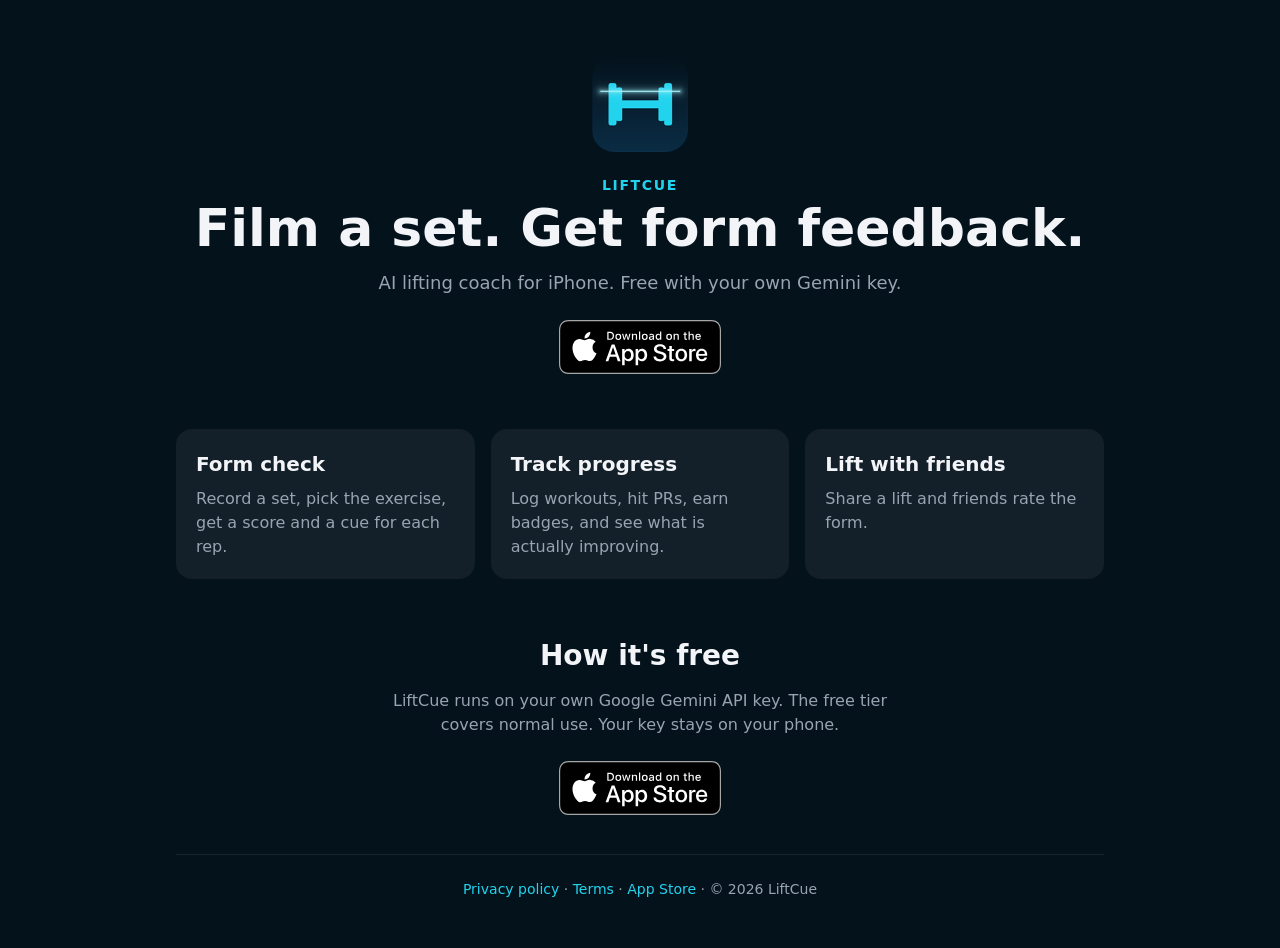
<file: index.html>
<!doctype html>
<html lang="en">
  <head>
    <meta charset="utf-8" />
    <meta name="viewport" content="width=device-width, initial-scale=1" />
    <title>LiftCue — AI form check for lifters</title>
    <meta
      name="description"
      content="Film a set. Get form feedback. LiftCue is a free iPhone app (with your own Gemini key) that scores your lift, gives you a cue for each rep, tracks your progress, and lets you lift with friends."
    />
    <link rel="canonical" href="https://liftcue.coach/" />
    <link rel="icon" href="assets/icon.png" />
    <meta name="theme-color" content="#04121c" />
    <meta property="og:type" content="website" />
    <meta property="og:url" content="https://liftcue.coach/" />
    <meta property="og:title" content="LiftCue — Film a set. Get form feedback." />
    <meta
      property="og:description"
      content="Free AI lifting coach for iPhone (with your own Gemini key). A score and a cue for every rep, progress tracking, and friends who rate your form."
    />
    <meta property="og:image" content="https://liftcue.coach/assets/og-site.png" />
    <meta property="og:image:width" content="1200" />
    <meta property="og:image:height" content="630" />
    <meta name="twitter:card" content="summary_large_image" />
    <link rel="stylesheet" href="assets/site.css" />
  </head>
  <body>
    <main>
      <header class="hero">
        <img class="icon" src="assets/icon.png" alt="" />
        <p class="brand">LiftCue</p>
        <h1>Film a set. Get form feedback.</h1>
        <p class="sub">AI lifting coach for iPhone. Free with your own Gemini key.</p>
        <a
          data-store
          href="https://apps.apple.com/us/app/liftcue-ai-lifting-coach/id6792940755"
          class="badge"
          ><img src="assets/app-store-badge.svg" alt="Download on the App Store"
        /></a>
      </header>

      <section class="features" aria-label="Features">
        <article>
          <h2>Form check</h2>
          <p>Record a set, pick the exercise, get a score and a cue for each rep.</p>
        </article>
        <article>
          <h2>Track progress</h2>
          <p>Log workouts, hit PRs, earn badges, and see what is actually improving.</p>
        </article>
        <article>
          <h2>Lift with friends</h2>
          <p>Share a lift and friends rate the form.</p>
        </article>
      </section>

      <section class="free">
        <h2>How it's free</h2>
        <p>
          LiftCue runs on your own Google Gemini API key. The free tier covers normal use. Your key
          stays on your phone.
        </p>
        <a
          data-store
          href="https://apps.apple.com/us/app/liftcue-ai-lifting-coach/id6792940755"
          class="badge"
          ><img src="assets/app-store-badge.svg" alt="Download on the App Store"
        /></a>
      </section>

      <footer>
        <a href="privacy/">Privacy policy</a> · <a href="terms/">Terms</a> ·
        <a data-store href="https://apps.apple.com/us/app/liftcue-ai-lifting-coach/id6792940755"
          >App Store</a
        >
        · © 2026 LiftCue
      </footer>
    </main>
    <script src="assets/site.js"></script>
  </body>
</html>
</file>
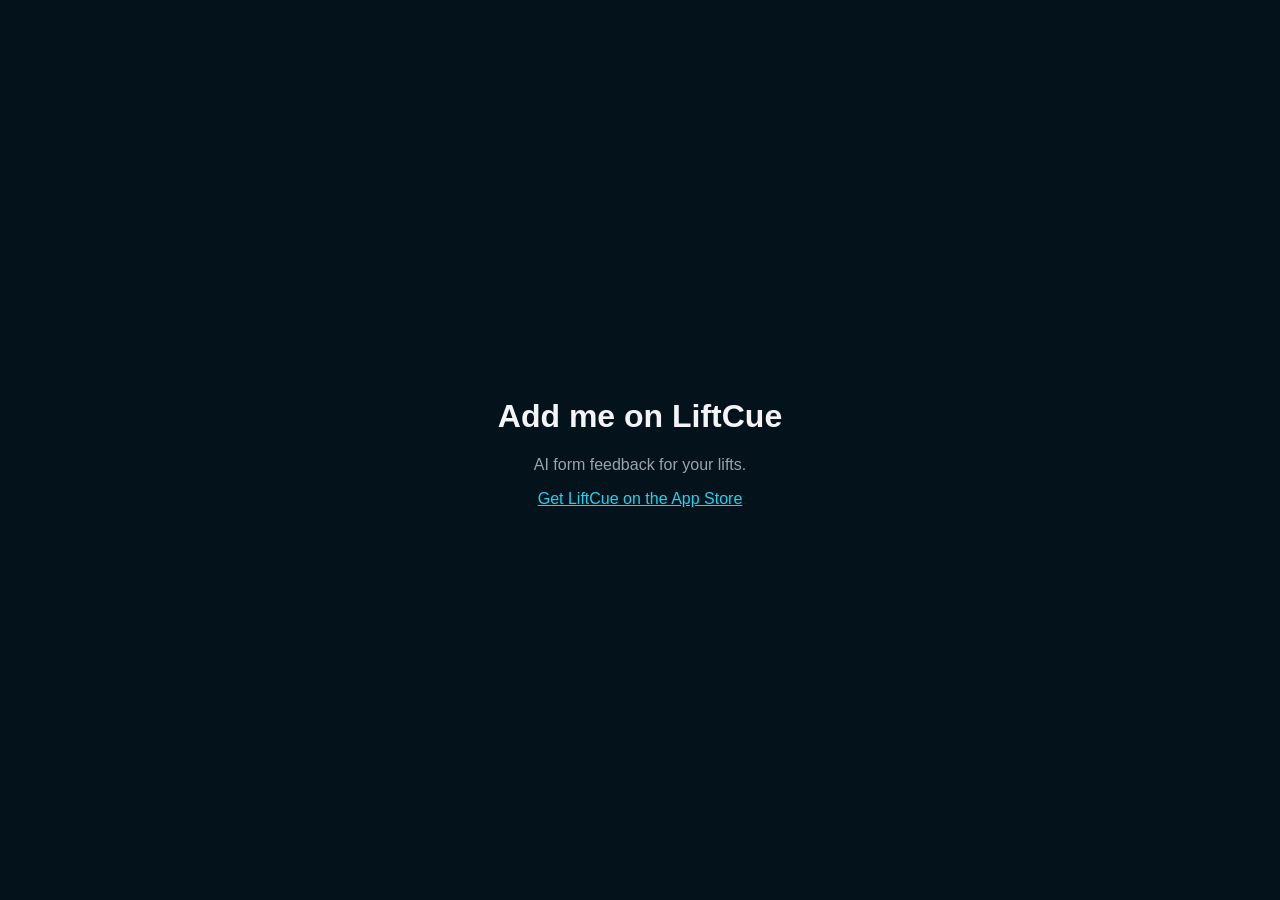
<file: add/index.html>
<!doctype html>
<html lang="en">
  <head>
    <meta charset="utf-8" />
    <meta name="viewport" content="width=device-width, initial-scale=1" />
    <title>Add me on LiftCue</title>
    <style>
      body {
        font-family: -apple-system, sans-serif;
        background: #04121c;
        color: #f2f4f8;
        display: flex;
        min-height: 100vh;
        align-items: center;
        justify-content: center;
        margin: 0;
      }
      main {
        text-align: center;
        padding: 24px;
      }
      a.btn {
        display: inline-block;
        background: #22d3ee;
        color: #04121c;
        padding: 14px 28px;
        border-radius: 10px;
        text-decoration: none;
        font-weight: 600;
        margin: 8px;
      }
      p {
        color: #9aa3b2;
      }
    </style>
  </head>
  <body>
    <main>
      <h1 id="title">Add me on LiftCue</h1>
      <p>AI form feedback for your lifts.</p>
      <a class="btn" id="open" href="#">Open in LiftCue</a>
      <p>
        <a id="store" style="color: #22d3ee" href="#">Get LiftCue on the App Store</a>
      </p>
    </main>
    <script>
      var APP_STORE_URL = 'https://apps.apple.com/us/app/liftcue-ai-lifting-coach/id6792940755';
      document.getElementById('store').href = APP_STORE_URL;
      var u = new URLSearchParams(location.search).get('u') || '';
      if (/^[a-z0-9_]{3,20}$/.test(u)) {
        document.getElementById('title').textContent = 'Add @' + u + ' on LiftCue';
        document.getElementById('open').href = 'liftcue://add/' + u;
      } else {
        document.getElementById('open').style.display = 'none';
      }
    </script>
  </body>
</html>
</file>
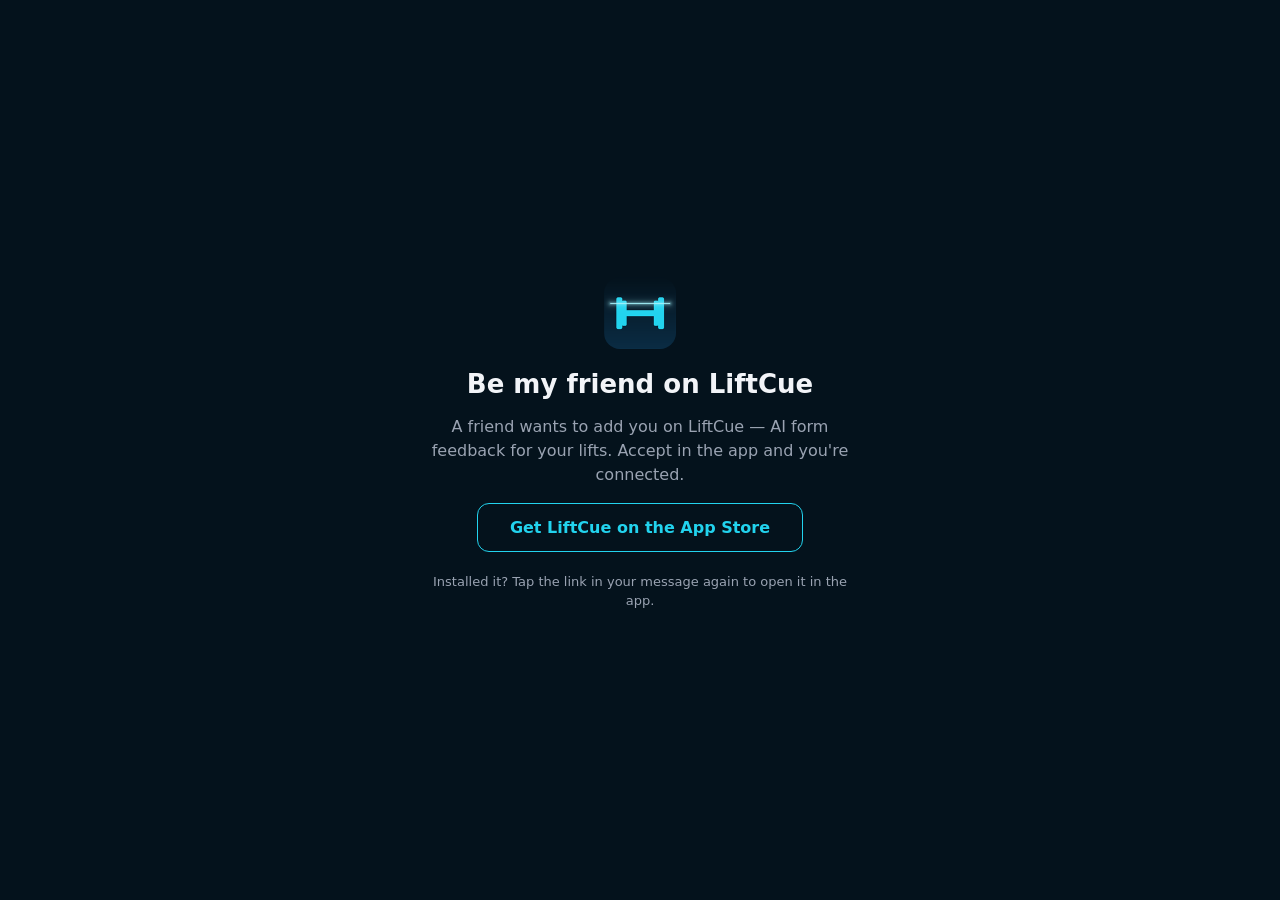
<file: i/index.html>
<!doctype html>
<html lang="en">
  <head>
    <meta charset="utf-8" />
    <meta name="viewport" content="width=device-width, initial-scale=1" />
    <meta name="robots" content="noindex" />
    <title>Be my friend on LiftCue</title>
    <meta property="og:type" content="website" />
    <meta property="og:title" content="Be my friend on LiftCue" />
    <meta property="og:description" content="AI form feedback for your lifts. Tap to connect." />
    <meta property="og:image" content="https://liftcue.coach/assets/og-invite.png" />
    <meta property="og:image:width" content="1200" />
    <meta property="og:image:height" content="630" />
    <meta name="twitter:card" content="summary_large_image" />
    <link rel="stylesheet" href="../assets/share.css" />
  </head>
  <body>
    <main>
      <img src="../assets/icon.png" alt="" />
      <h1>Be my friend on LiftCue</h1>
      <p>
        A friend wants to add you on LiftCue — AI form feedback for your lifts. Accept in the app
        and you're connected.
      </p>
      <a id="open" class="btn primary" href="#">Open in LiftCue</a>
      <a id="store" class="btn secondary" href="#">Get LiftCue on the App Store</a>
      <p class="hint">Installed it? Tap the link in your message again to open it in the app.</p>
    </main>
    <script src="../assets/share.js"></script>
  </body>
</html>
</file>
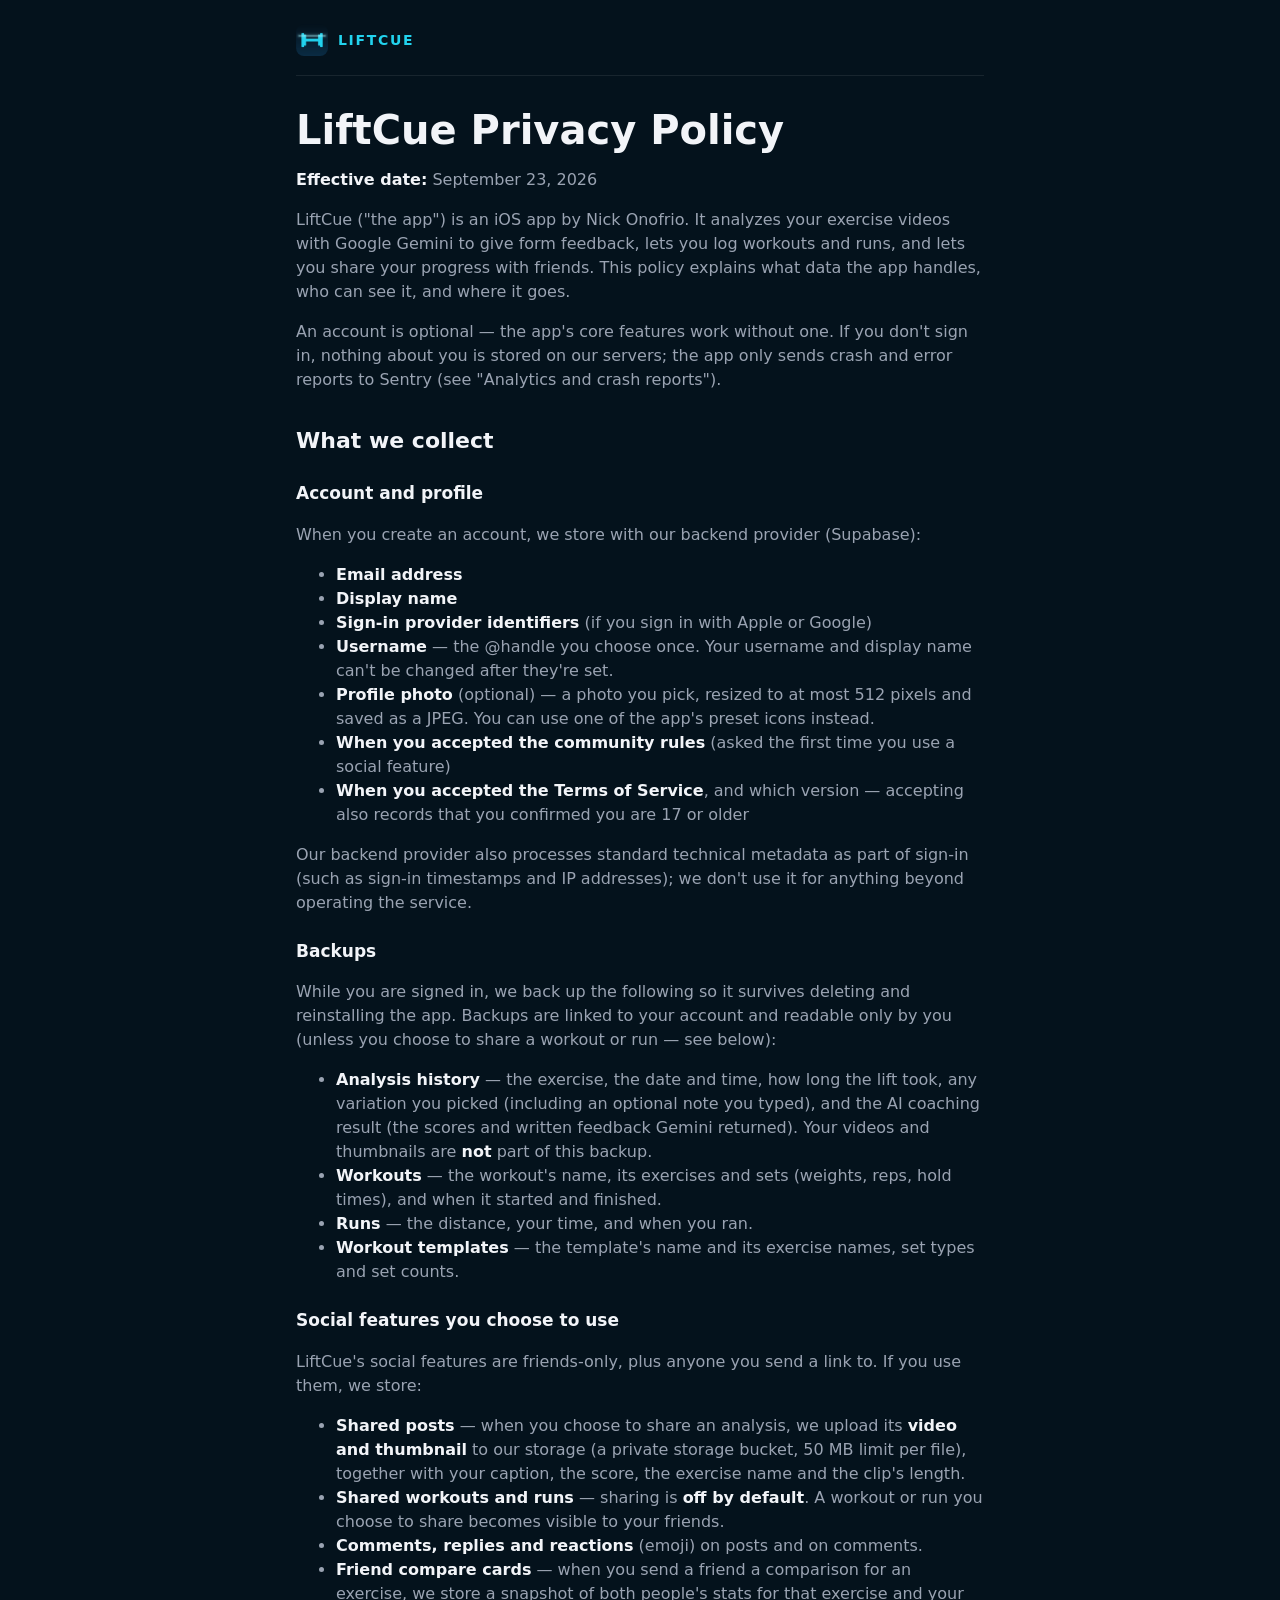
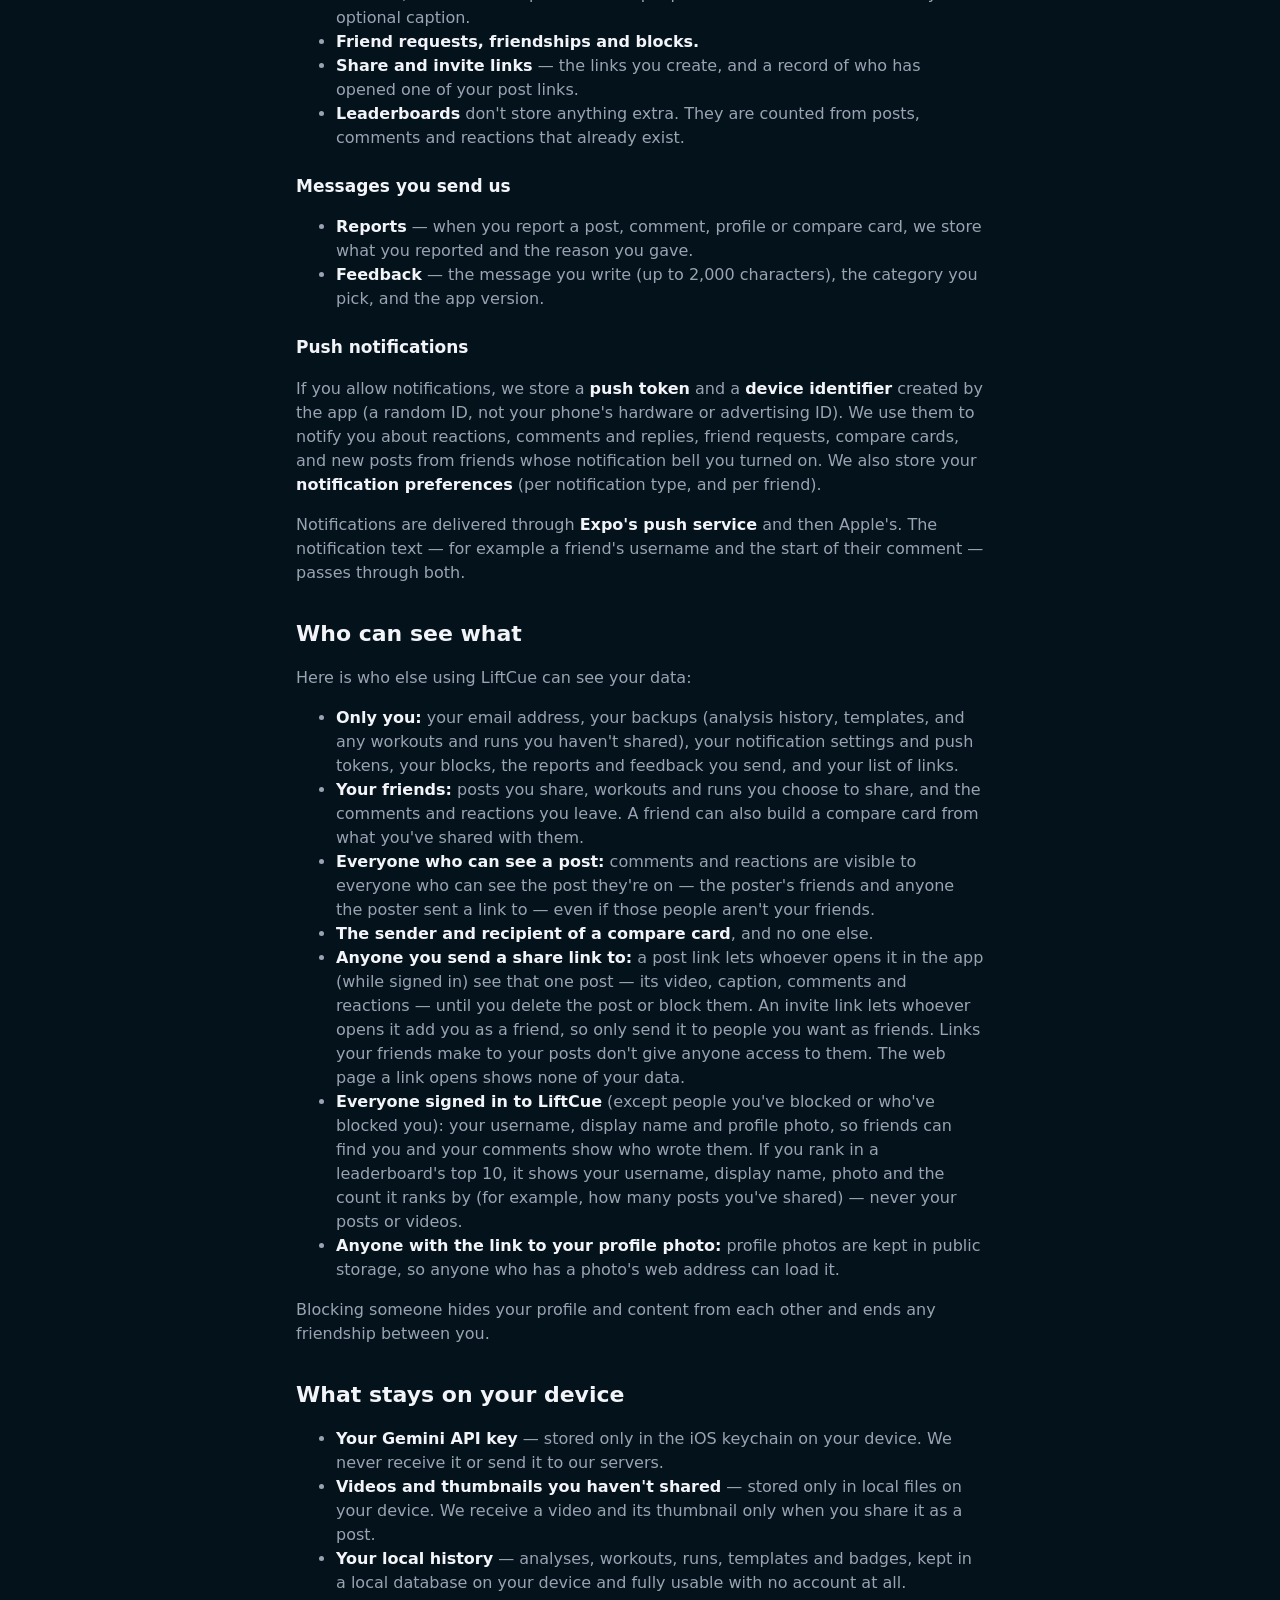
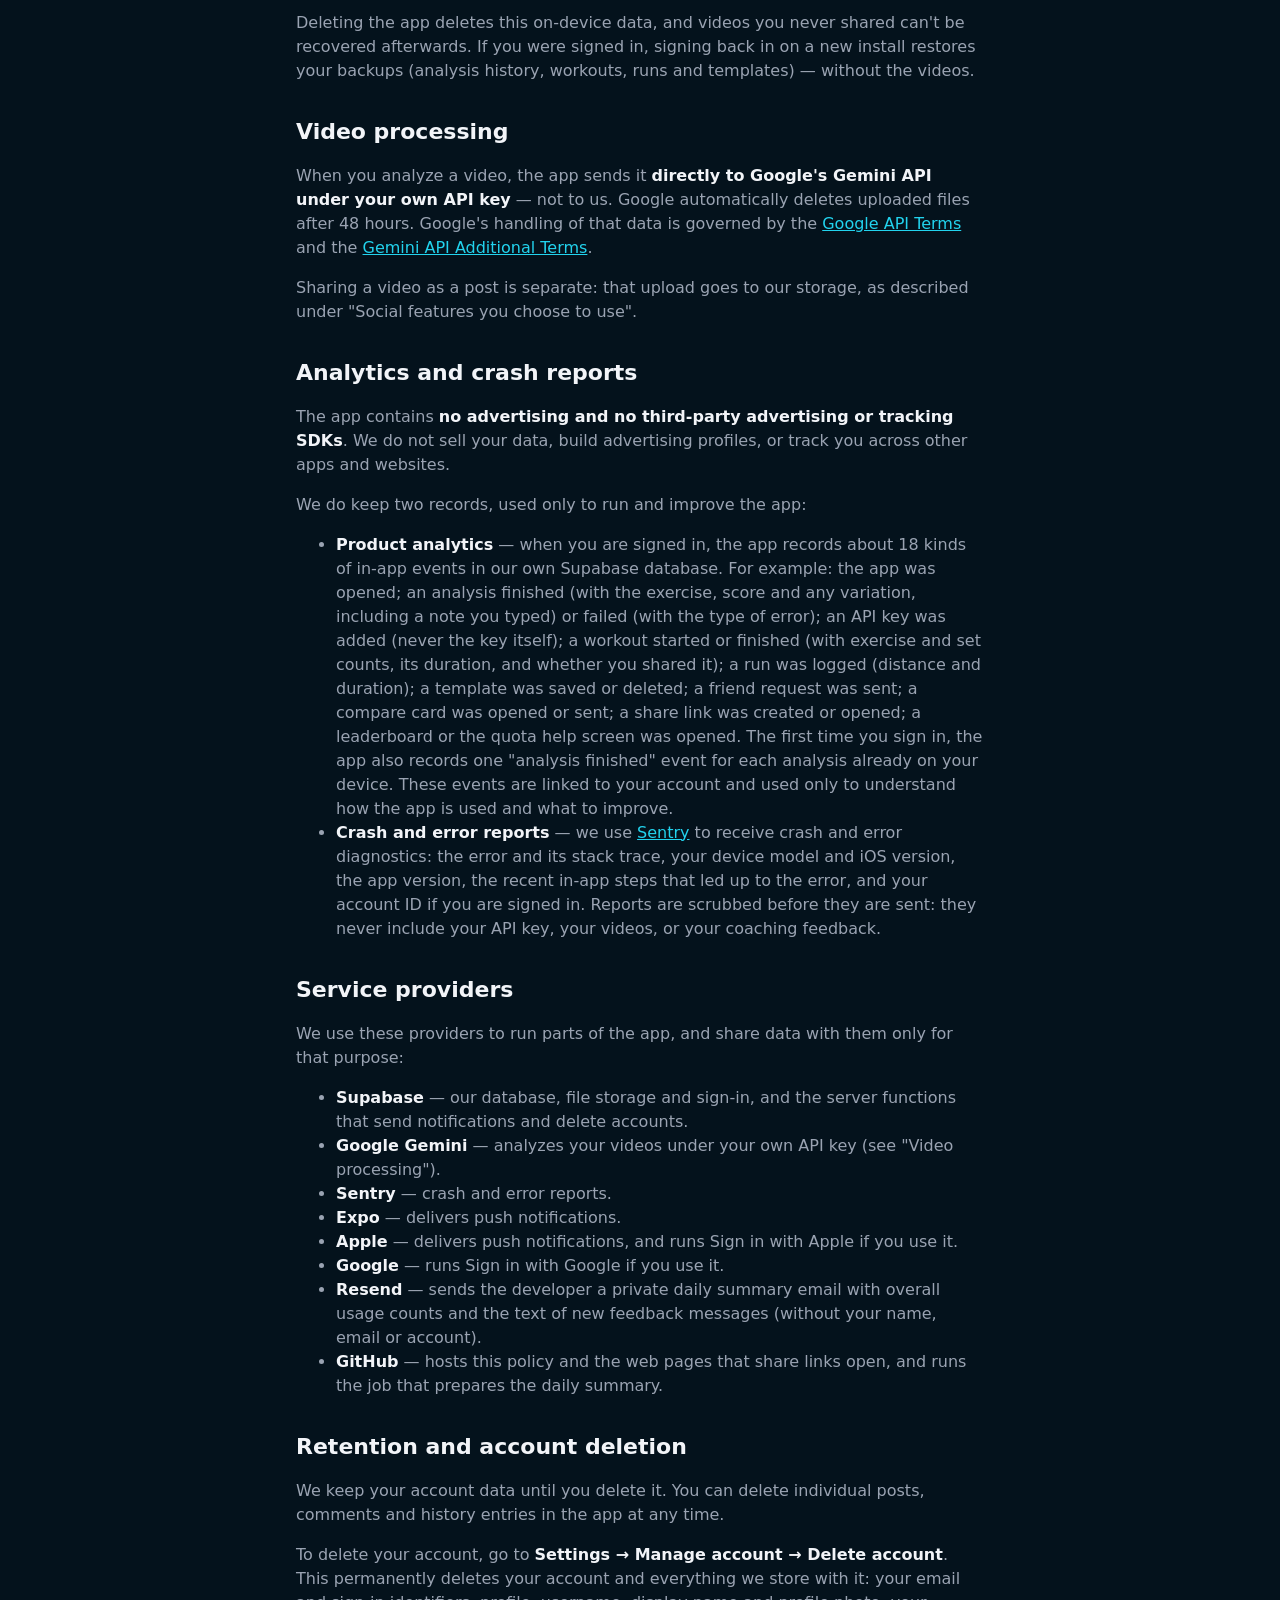
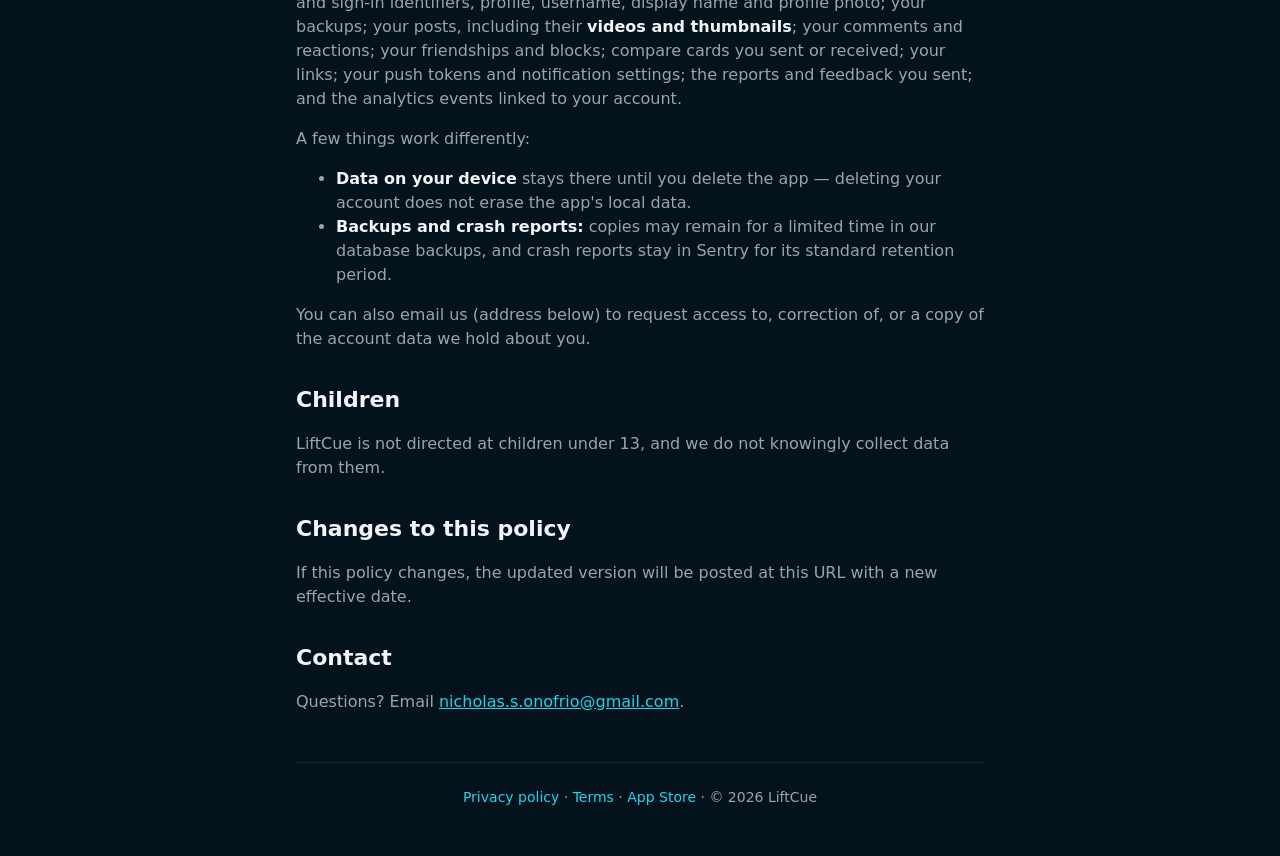
<file: privacy/index.html>
<!doctype html>
<html lang="en">
  <head>
    <meta charset="utf-8" />
    <meta name="viewport" content="width=device-width, initial-scale=1" />
    <title>LiftCue Privacy Policy</title>
    <link rel="canonical" href="https://liftcue.coach/privacy/" />
    <link rel="icon" href="../assets/icon.png" />
    <meta name="theme-color" content="#04121c" />
    <link rel="stylesheet" href="../assets/site.css" />
    <link rel="stylesheet" href="../assets/legal.css" />
  </head>
  <body>
    <main class="legal">
      <header class="bar">
        <a class="home" href="../"><img src="../assets/icon.png" alt="" />LiftCue</a>
      </header>
      <article><h1>LiftCue Privacy Policy</h1>
<p><strong>Effective date:</strong> September 23, 2026</p>
<p>LiftCue (&quot;the app&quot;) is an iOS app by Nick Onofrio. It analyzes your exercise videos
with Google Gemini to give form feedback, lets you log workouts and runs, and lets you
share your progress with friends. This policy explains what data the app handles, who
can see it, and where it goes.</p>
<p>An account is optional — the app&#39;s core features work without one. If you don&#39;t sign
in, nothing about you is stored on our servers; the app only sends crash and error
reports to Sentry (see &quot;Analytics and crash reports&quot;).</p>
<h2>What we collect</h2>
<h3>Account and profile</h3>
<p>When you create an account, we store with our backend provider (Supabase):</p>
<ul>
<li><strong>Email address</strong></li>
<li><strong>Display name</strong></li>
<li><strong>Sign-in provider identifiers</strong> (if you sign in with Apple or Google)</li>
<li><strong>Username</strong> — the @handle you choose once. Your username and display name can&#39;t be
changed after they&#39;re set.</li>
<li><strong>Profile photo</strong> (optional) — a photo you pick, resized to at most 512 pixels and
saved as a JPEG. You can use one of the app&#39;s preset icons instead.</li>
<li><strong>When you accepted the community rules</strong> (asked the first time you use a social
feature)</li>
<li><strong>When you accepted the Terms of Service</strong>, and which version — accepting also
records that you confirmed you are 17 or older</li>
</ul>
<p>Our backend provider also processes standard technical metadata as part of sign-in
(such as sign-in timestamps and IP addresses); we don&#39;t use it for anything beyond
operating the service.</p>
<h3>Backups</h3>
<p>While you are signed in, we back up the following so it survives deleting and
reinstalling the app. Backups are linked to your account and readable only by you
(unless you choose to share a workout or run — see below):</p>
<ul>
<li><strong>Analysis history</strong> — the exercise, the date and time, how long the lift took, any
variation you picked (including an optional note you typed), and the AI coaching
result (the scores and written feedback Gemini returned). Your videos and
thumbnails are <strong>not</strong> part of this backup.</li>
<li><strong>Workouts</strong> — the workout&#39;s name, its exercises and sets (weights, reps, hold
times), and when it started and finished.</li>
<li><strong>Runs</strong> — the distance, your time, and when you ran.</li>
<li><strong>Workout templates</strong> — the template&#39;s name and its exercise names, set types and
set counts.</li>
</ul>
<h3>Social features you choose to use</h3>
<p>LiftCue&#39;s social features are friends-only, plus anyone you send a link to. If you
use them, we store:</p>
<ul>
<li><strong>Shared posts</strong> — when you choose to share an analysis, we upload its <strong>video and
thumbnail</strong> to our storage (a private storage bucket, 50 MB limit per file),
together with your caption, the score, the exercise name and the clip&#39;s length.</li>
<li><strong>Shared workouts and runs</strong> — sharing is <strong>off by default</strong>. A workout or run you
choose to share becomes visible to your friends.</li>
<li><strong>Comments, replies and reactions</strong> (emoji) on posts and on comments.</li>
<li><strong>Friend compare cards</strong> — when you send a friend a comparison for an exercise, we
store a snapshot of both people&#39;s stats for that exercise and your optional caption.</li>
<li><strong>Friend requests, friendships and blocks.</strong></li>
<li><strong>Share and invite links</strong> — the links you create, and a record of who has opened
one of your post links.</li>
<li><strong>Leaderboards</strong> don&#39;t store anything extra. They are counted from posts, comments
and reactions that already exist.</li>
</ul>
<h3>Messages you send us</h3>
<ul>
<li><strong>Reports</strong> — when you report a post, comment, profile or compare card, we store
what you reported and the reason you gave.</li>
<li><strong>Feedback</strong> — the message you write (up to 2,000 characters), the category you
pick, and the app version.</li>
</ul>
<h3>Push notifications</h3>
<p>If you allow notifications, we store a <strong>push token</strong> and a <strong>device identifier</strong>
created by the app (a random ID, not your phone&#39;s hardware or advertising ID). We use
them to notify you about reactions, comments and replies, friend requests, compare
cards, and new posts from friends whose notification bell you turned on. We also store
your <strong>notification preferences</strong> (per notification type, and per friend).</p>
<p>Notifications are delivered through <strong>Expo&#39;s push service</strong> and then Apple&#39;s. The
notification text — for example a friend&#39;s username and the start of their comment —
passes through both.</p>
<h2>Who can see what</h2>
<p>Here is who else using LiftCue can see your data:</p>
<ul>
<li><strong>Only you:</strong> your email address, your backups (analysis history, templates, and any
workouts and runs you haven&#39;t shared), your notification settings and push tokens,
your blocks, the reports and feedback you send, and your list of links.</li>
<li><strong>Your friends:</strong> posts you share, workouts and runs you choose to share, and the
comments and reactions you leave. A friend can also build a compare card from what
you&#39;ve shared with them.</li>
<li><strong>Everyone who can see a post:</strong> comments and reactions are visible to everyone who
can see the post they&#39;re on — the poster&#39;s friends and anyone the poster sent a link
to — even if those people aren&#39;t your friends.</li>
<li><strong>The sender and recipient of a compare card</strong>, and no one else.</li>
<li><strong>Anyone you send a share link to:</strong> a post link lets whoever opens it in the app
(while signed in) see that one post — its video, caption, comments and reactions —
until you delete the post or block them. An invite link lets whoever opens it add
you as a friend, so only send it to people you want as friends. Links your friends
make to your posts don&#39;t give anyone access to them. The web page a link opens
shows none of your data.</li>
<li><strong>Everyone signed in to LiftCue</strong> (except people you&#39;ve blocked or who&#39;ve blocked
you): your username, display name and profile photo, so friends can find you and
your comments show who wrote them. If you rank in a leaderboard&#39;s top 10, it shows
your username, display name, photo and the count it ranks by (for example, how many
posts you&#39;ve shared) — never your posts or videos.</li>
<li><strong>Anyone with the link to your profile photo:</strong> profile photos are kept in public
storage, so anyone who has a photo&#39;s web address can load it.</li>
</ul>
<p>Blocking someone hides your profile and content from each other and ends any
friendship between you.</p>
<h2>What stays on your device</h2>
<ul>
<li><strong>Your Gemini API key</strong> — stored only in the iOS keychain on your device. We never
receive it or send it to our servers.</li>
<li><strong>Videos and thumbnails you haven&#39;t shared</strong> — stored only in local files on your
device. We receive a video and its thumbnail only when you share it as a post.</li>
<li><strong>Your local history</strong> — analyses, workouts, runs, templates and badges, kept in a
local database on your device and fully usable with no account at all.</li>
</ul>
<p>Deleting the app deletes this on-device data, and videos you never shared can&#39;t be
recovered afterwards. If you were signed in, signing back in on a new install
restores your backups (analysis history, workouts, runs and templates) — without the
videos.</p>
<h2>Video processing</h2>
<p>When you analyze a video, the app sends it <strong>directly to Google&#39;s Gemini API under
your own API key</strong> — not to us. Google automatically deletes uploaded files after
48 hours. Google&#39;s handling of that data is governed by the
<a href="https://developers.google.com/terms">Google API Terms</a> and the
<a href="https://ai.google.dev/gemini-api/terms">Gemini API Additional Terms</a>.</p>
<p>Sharing a video as a post is separate: that upload goes to our storage, as described
under &quot;Social features you choose to use&quot;.</p>
<h2>Analytics and crash reports</h2>
<p>The app contains <strong>no advertising and no third-party advertising or tracking SDKs</strong>.
We do not sell your data, build advertising profiles, or track you across other apps
and websites.</p>
<p>We do keep two records, used only to run and improve the app:</p>
<ul>
<li><strong>Product analytics</strong> — when you are signed in, the app records about 18 kinds of
in-app events in our own Supabase database. For example: the app was opened; an
analysis finished (with the exercise, score and any variation, including a note you
typed) or failed (with the type of error); an API key was added (never the key
itself); a workout started or finished (with exercise and set counts, its duration,
and whether you shared it); a run was logged (distance and duration); a template was
saved or deleted; a friend request was sent; a compare card was opened or sent; a
share link was created or opened; a leaderboard or the quota help screen was opened.
The first time you sign in, the app also records one &quot;analysis finished&quot; event for
each analysis already on your device. These events are linked to your account and
used only to understand how the app is used and what to improve.</li>
<li><strong>Crash and error reports</strong> — we use <a href="https://sentry.io/privacy/">Sentry</a> to receive
crash and error diagnostics: the error and its stack trace, your device model and
iOS version, the app version, the recent in-app steps that led up to the error, and
your account ID if you are signed in. Reports are scrubbed before they are sent:
they never include your API key, your videos, or your coaching feedback.</li>
</ul>
<h2>Service providers</h2>
<p>We use these providers to run parts of the app, and share data with them only for
that purpose:</p>
<ul>
<li><strong>Supabase</strong> — our database, file storage and sign-in, and the server functions
that send notifications and delete accounts.</li>
<li><strong>Google Gemini</strong> — analyzes your videos under your own API key (see &quot;Video
processing&quot;).</li>
<li><strong>Sentry</strong> — crash and error reports.</li>
<li><strong>Expo</strong> — delivers push notifications.</li>
<li><strong>Apple</strong> — delivers push notifications, and runs Sign in with Apple if you use it.</li>
<li><strong>Google</strong> — runs Sign in with Google if you use it.</li>
<li><strong>Resend</strong> — sends the developer a private daily summary email with overall usage
counts and the text of new feedback messages (without your name, email or account).</li>
<li><strong>GitHub</strong> — hosts this policy and the web pages that share links open, and runs the
job that prepares the daily summary.</li>
</ul>
<h2>Retention and account deletion</h2>
<p>We keep your account data until you delete it. You can delete individual posts,
comments and history entries in the app at any time.</p>
<p>To delete your account, go to <strong>Settings → Manage account → Delete account</strong>. This
permanently deletes your account and everything we store with it: your email and
sign-in identifiers, profile, username, display name and profile photo; your backups;
your posts, including their <strong>videos and thumbnails</strong>; your comments and reactions;
your friendships and blocks; compare cards you sent or received; your links; your push
tokens and notification settings; the reports and feedback you sent; and the analytics
events linked to your account.</p>
<p>A few things work differently:</p>
<ul>
<li><strong>Data on your device</strong> stays there until you delete the app — deleting your account
does not erase the app&#39;s local data.</li>
<li><strong>Backups and crash reports:</strong> copies may remain for a limited time in our database
backups, and crash reports stay in Sentry for its standard retention period.</li>
</ul>
<p>You can also email us (address below) to request access to, correction of, or a copy
of the account data we hold about you.</p>
<h2>Children</h2>
<p>LiftCue is not directed at children under 13, and we do not knowingly collect data
from them.</p>
<h2>Changes to this policy</h2>
<p>If this policy changes, the updated version will be posted at this URL with a new
effective date.</p>
<h2>Contact</h2>
<p>Questions? Email <a href="mailto:nicholas.s.onofrio@gmail.com">nicholas.s.onofrio@gmail.com</a>.</p>
</article>
      <footer>
        <a href="../privacy/">Privacy policy</a> · <a href="../terms/">Terms</a> ·
        <a href="https://apps.apple.com/us/app/liftcue-ai-lifting-coach/id6792940755">App Store</a>
        · © 2026 LiftCue
      </footer>
    </main>
  </body>
</html>
</file>
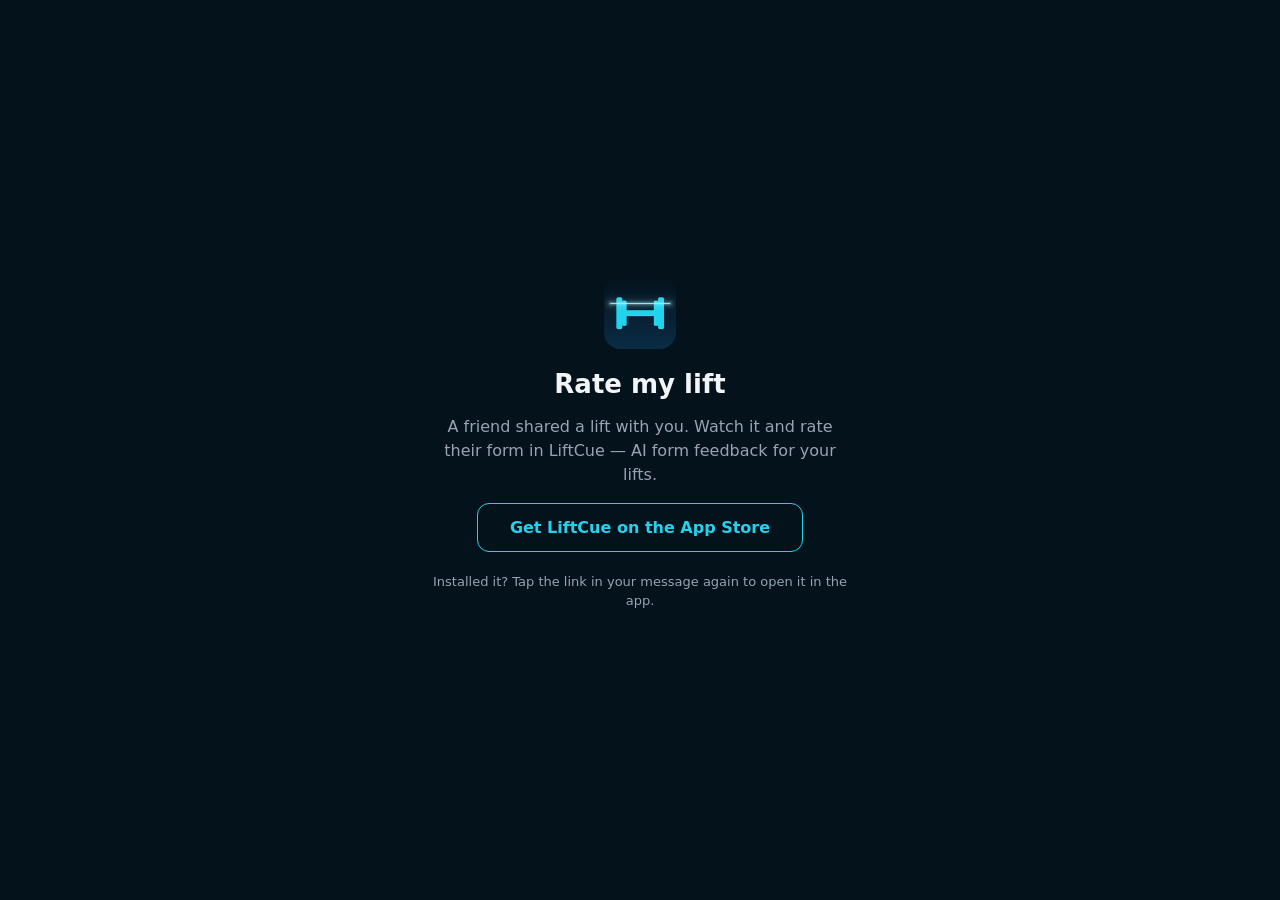
<file: s/index.html>
<!doctype html>
<html lang="en">
  <head>
    <meta charset="utf-8" />
    <meta name="viewport" content="width=device-width, initial-scale=1" />
    <meta name="robots" content="noindex" />
    <title>Rate my lift on LiftCue</title>
    <meta property="og:type" content="website" />
    <meta property="og:title" content="Rate my lift on LiftCue" />
    <meta property="og:description" content="AI form feedback for your lifts. Tap to watch." />
    <meta property="og:image" content="https://liftcue.coach/assets/og-post.png" />
    <meta property="og:image:width" content="1200" />
    <meta property="og:image:height" content="630" />
    <meta name="twitter:card" content="summary_large_image" />
    <link rel="stylesheet" href="../assets/share.css" />
  </head>
  <body>
    <main>
      <img src="../assets/icon.png" alt="" />
      <h1>Rate my lift</h1>
      <p>
        A friend shared a lift with you. Watch it and rate their form in LiftCue — AI form feedback
        for your lifts.
      </p>
      <a id="open" class="btn primary" href="#">Open in LiftCue</a>
      <a id="store" class="btn secondary" href="#">Get LiftCue on the App Store</a>
      <p class="hint">Installed it? Tap the link in your message again to open it in the app.</p>
    </main>
    <script src="../assets/share.js"></script>
  </body>
</html>
</file>
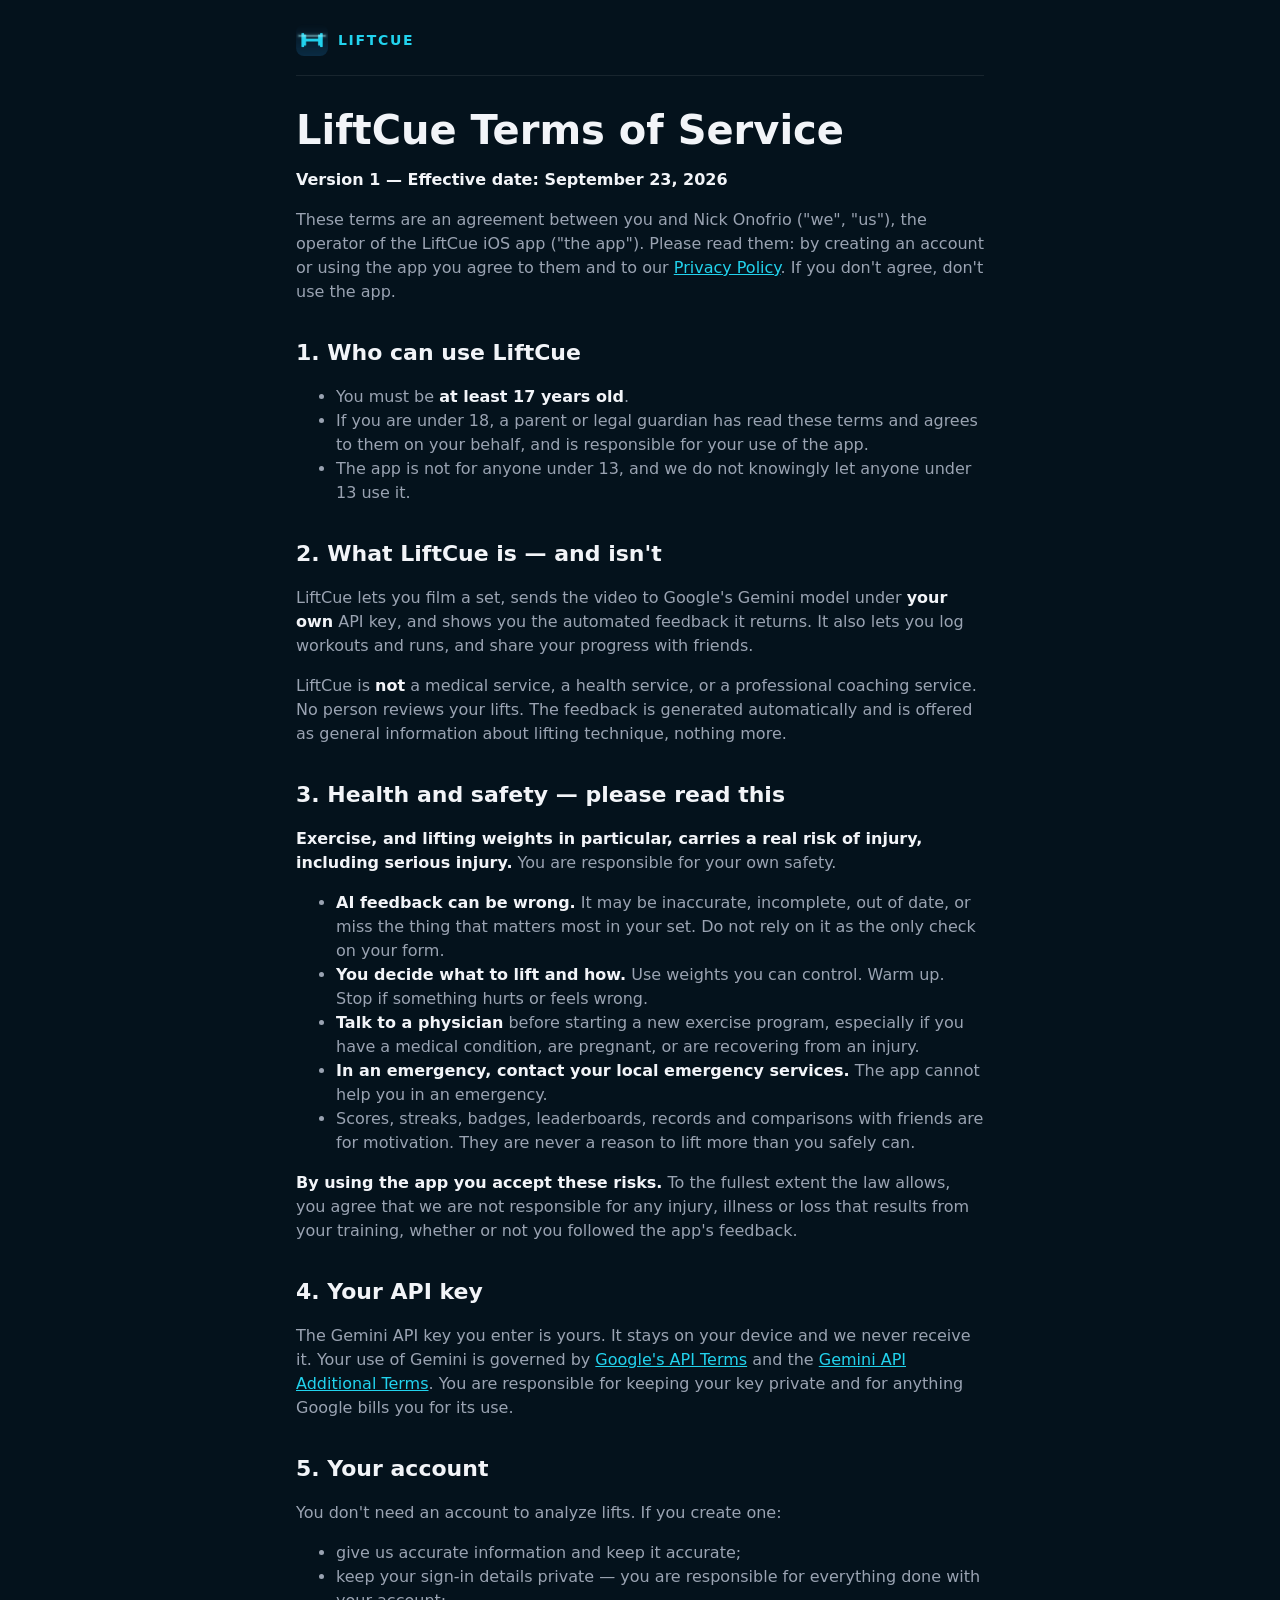
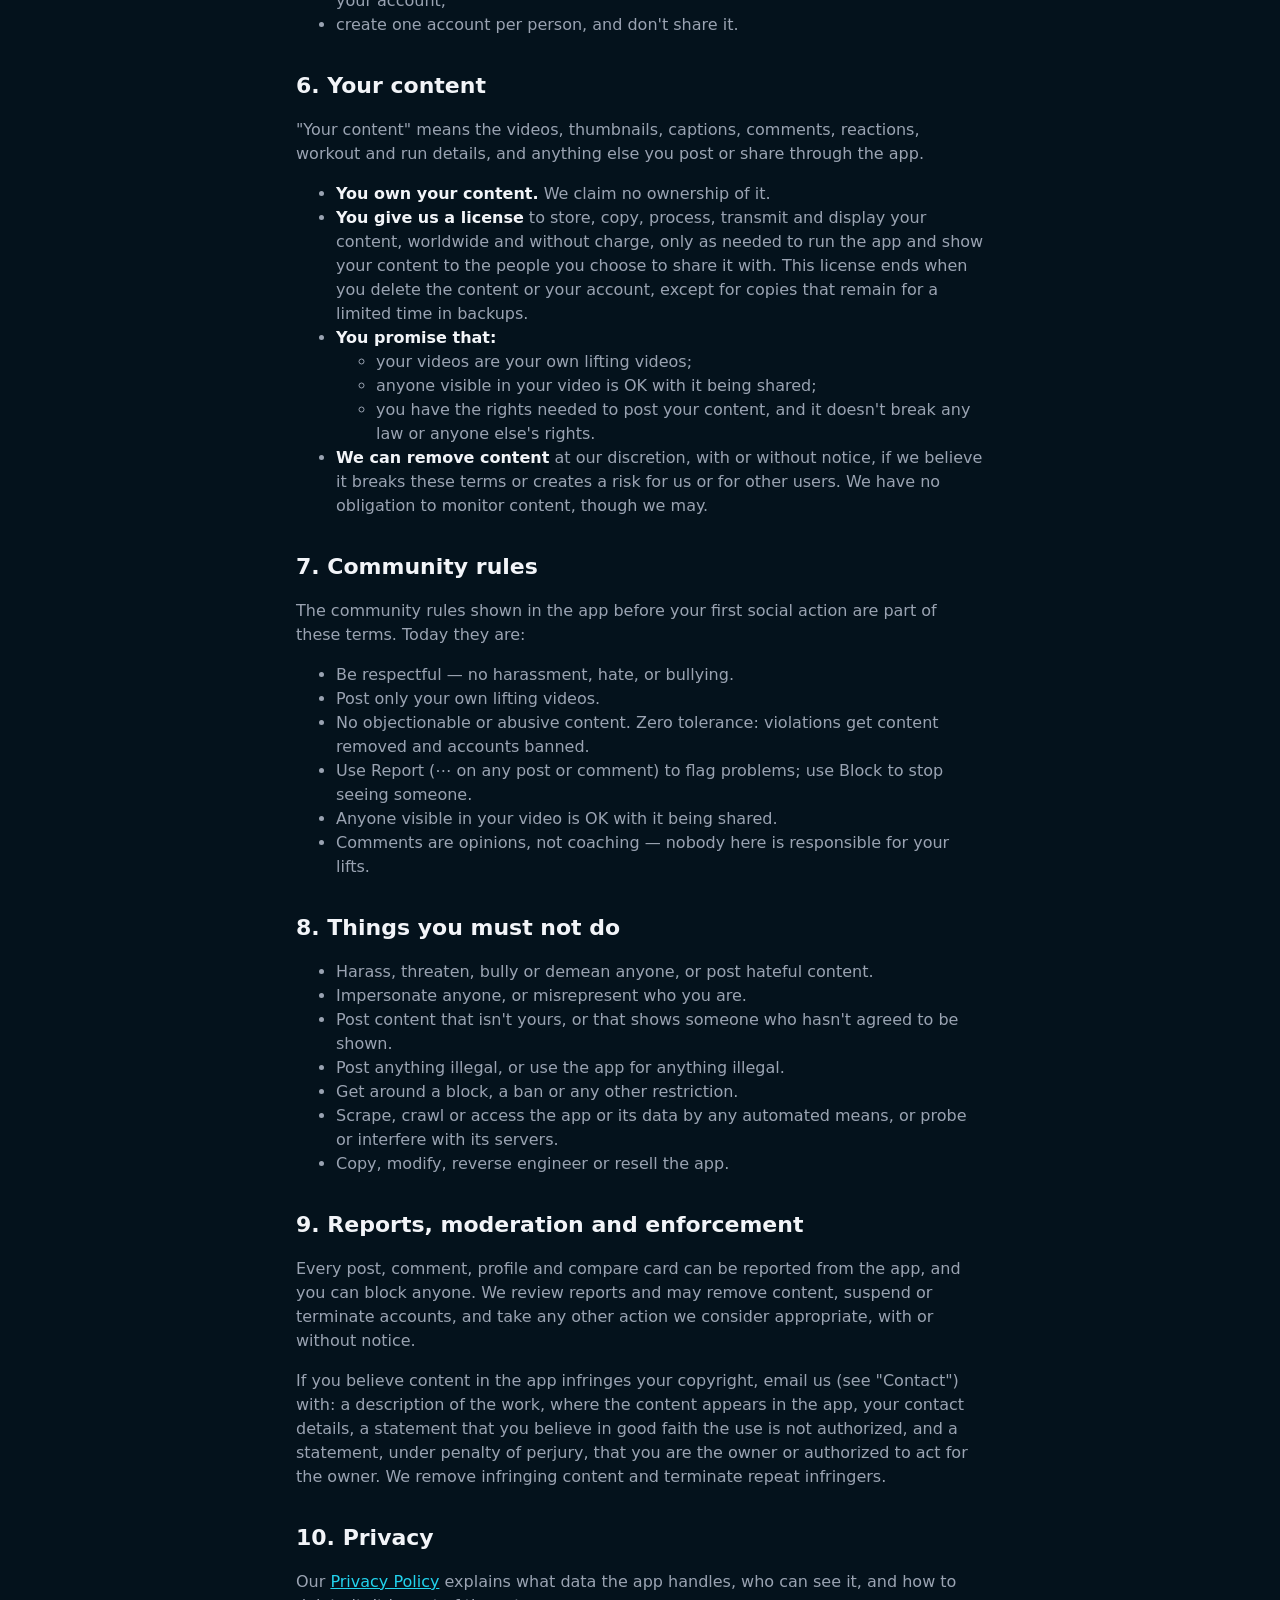
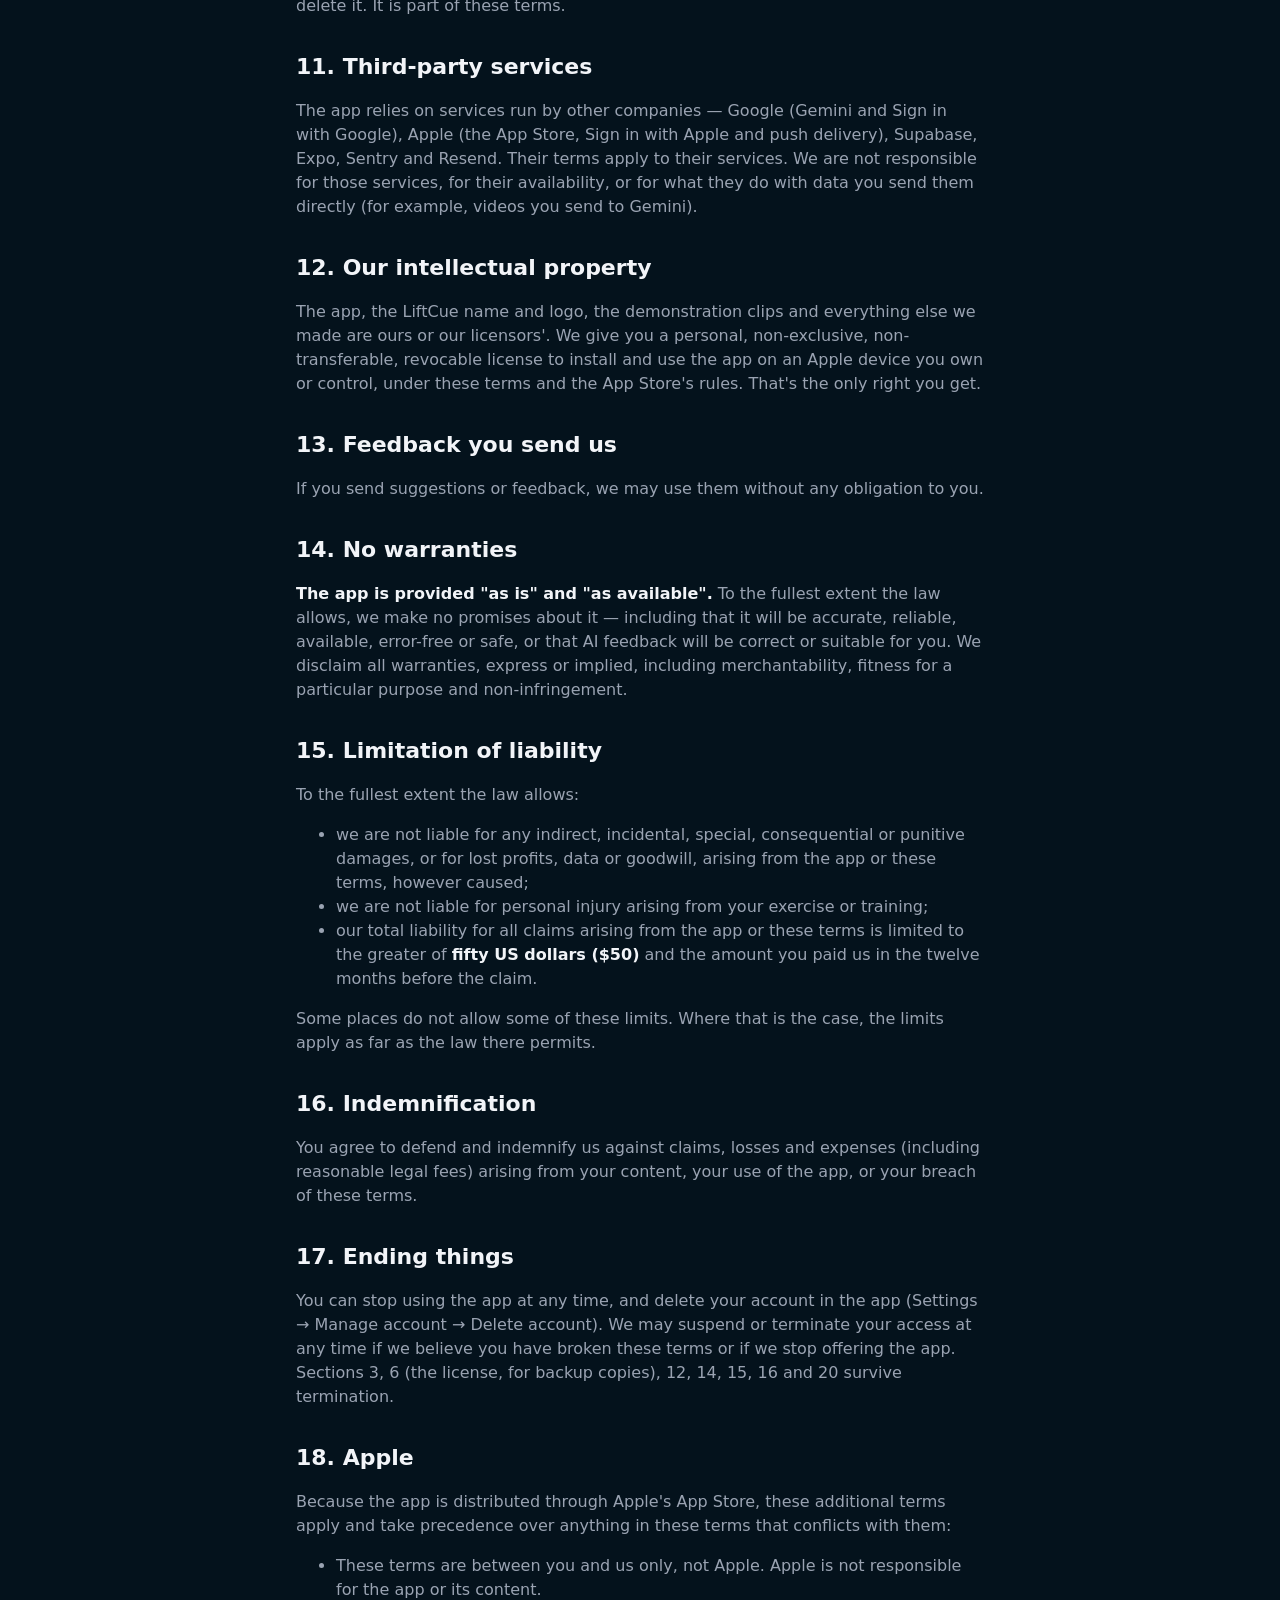
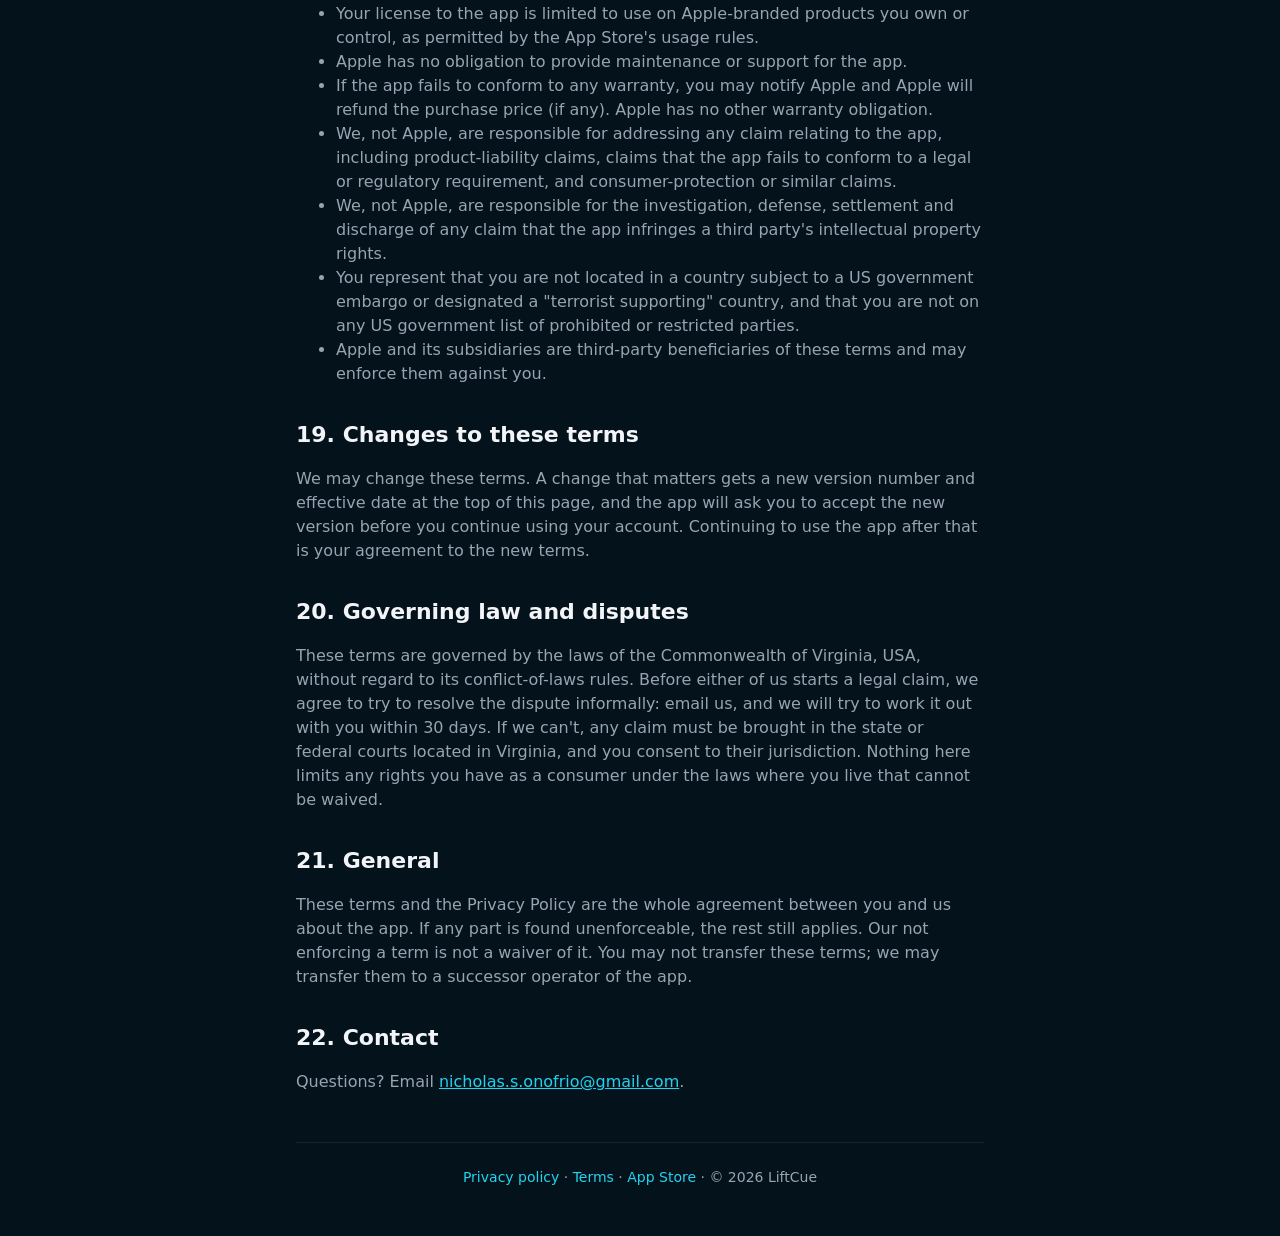
<file: terms/index.html>
<!doctype html>
<html lang="en">
  <head>
    <meta charset="utf-8" />
    <meta name="viewport" content="width=device-width, initial-scale=1" />
    <title>LiftCue Terms of Service</title>
    <link rel="canonical" href="https://liftcue.coach/terms/" />
    <link rel="icon" href="../assets/icon.png" />
    <meta name="theme-color" content="#04121c" />
    <link rel="stylesheet" href="../assets/site.css" />
    <link rel="stylesheet" href="../assets/legal.css" />
  </head>
  <body>
    <main class="legal">
      <header class="bar">
        <a class="home" href="../"><img src="../assets/icon.png" alt="" />LiftCue</a>
      </header>
      <article><h1>LiftCue Terms of Service</h1>
<p><strong>Version 1 — Effective date: September 23, 2026</strong></p>
<p>These terms are an agreement between you and Nick Onofrio (&quot;we&quot;, &quot;us&quot;), the
operator of the LiftCue iOS app (&quot;the app&quot;). Please read them: by creating an
account or using the app you agree to them and to our
<a href="https://liftcue.coach/privacy/">Privacy Policy</a>. If you don&#39;t agree, don&#39;t use
the app.</p>
<h2>1. Who can use LiftCue</h2>
<ul>
<li>You must be <strong>at least 17 years old</strong>.</li>
<li>If you are under 18, a parent or legal guardian has read these terms and agrees
to them on your behalf, and is responsible for your use of the app.</li>
<li>The app is not for anyone under 13, and we do not knowingly let anyone under 13
use it.</li>
</ul>
<h2>2. What LiftCue is — and isn&#39;t</h2>
<p>LiftCue lets you film a set, sends the video to Google&#39;s Gemini model under <strong>your
own</strong> API key, and shows you the automated feedback it returns. It also lets you
log workouts and runs, and share your progress with friends.</p>
<p>LiftCue is <strong>not</strong> a medical service, a health service, or a professional
coaching service. No person reviews your lifts. The feedback is generated
automatically and is offered as general information about lifting technique,
nothing more.</p>
<h2>3. Health and safety — please read this</h2>
<p><strong>Exercise, and lifting weights in particular, carries a real risk of injury,
including serious injury.</strong> You are responsible for your own safety.</p>
<ul>
<li><strong>AI feedback can be wrong.</strong> It may be inaccurate, incomplete, out of date, or
miss the thing that matters most in your set. Do not rely on it as the only
check on your form.</li>
<li><strong>You decide what to lift and how.</strong> Use weights you can control. Warm up. Stop
if something hurts or feels wrong.</li>
<li><strong>Talk to a physician</strong> before starting a new exercise program, especially if
you have a medical condition, are pregnant, or are recovering from an injury.</li>
<li><strong>In an emergency, contact your local emergency services.</strong> The app cannot help
you in an emergency.</li>
<li>Scores, streaks, badges, leaderboards, records and comparisons with friends
are for motivation. They are never a reason to lift more than you safely can.</li>
</ul>
<p><strong>By using the app you accept these risks.</strong> To the fullest extent the law
allows, you agree that we are not responsible for any injury, illness or loss
that results from your training, whether or not you followed the app&#39;s feedback.</p>
<h2>4. Your API key</h2>
<p>The Gemini API key you enter is yours. It stays on your device and we never
receive it. Your use of Gemini is governed by
<a href="https://developers.google.com/terms">Google&#39;s API Terms</a> and the
<a href="https://ai.google.dev/gemini-api/terms">Gemini API Additional Terms</a>. You are
responsible for keeping your key private and for anything Google bills you for
its use.</p>
<h2>5. Your account</h2>
<p>You don&#39;t need an account to analyze lifts. If you create one:</p>
<ul>
<li>give us accurate information and keep it accurate;</li>
<li>keep your sign-in details private — you are responsible for everything done
with your account;</li>
<li>create one account per person, and don&#39;t share it.</li>
</ul>
<h2>6. Your content</h2>
<p>&quot;Your content&quot; means the videos, thumbnails, captions, comments, reactions,
workout and run details, and anything else you post or share through the app.</p>
<ul>
<li><strong>You own your content.</strong> We claim no ownership of it.</li>
<li><strong>You give us a license</strong> to store, copy, process, transmit and display your
content, worldwide and without charge, only as needed to run the app and show
your content to the people you choose to share it with. This license ends when
you delete the content or your account, except for copies that remain for a
limited time in backups.</li>
<li><strong>You promise that:</strong><ul>
<li>your videos are your own lifting videos;</li>
<li>anyone visible in your video is OK with it being shared;</li>
<li>you have the rights needed to post your content, and it doesn&#39;t break any law
or anyone else&#39;s rights.</li>
</ul>
</li>
<li><strong>We can remove content</strong> at our discretion, with or without notice, if we
believe it breaks these terms or creates a risk for us or for other users. We
have no obligation to monitor content, though we may.</li>
</ul>
<h2>7. Community rules</h2>
<p>The community rules shown in the app before your first social action are part of
these terms. Today they are:</p>
<ul>
<li>Be respectful — no harassment, hate, or bullying.</li>
<li>Post only your own lifting videos.</li>
<li>No objectionable or abusive content. Zero tolerance: violations get content removed and accounts banned.</li>
<li>Use Report (⋯ on any post or comment) to flag problems; use Block to stop seeing someone.</li>
<li>Anyone visible in your video is OK with it being shared.</li>
<li>Comments are opinions, not coaching — nobody here is responsible for your lifts.</li>
</ul>
<h2>8. Things you must not do</h2>
<ul>
<li>Harass, threaten, bully or demean anyone, or post hateful content.</li>
<li>Impersonate anyone, or misrepresent who you are.</li>
<li>Post content that isn&#39;t yours, or that shows someone who hasn&#39;t agreed to be
shown.</li>
<li>Post anything illegal, or use the app for anything illegal.</li>
<li>Get around a block, a ban or any other restriction.</li>
<li>Scrape, crawl or access the app or its data by any automated means, or probe or
interfere with its servers.</li>
<li>Copy, modify, reverse engineer or resell the app.</li>
</ul>
<h2>9. Reports, moderation and enforcement</h2>
<p>Every post, comment, profile and compare card can be reported from the app, and
you can block anyone. We review reports and may remove content, suspend or
terminate accounts, and take any other action we consider appropriate, with or
without notice.</p>
<p>If you believe content in the app infringes your copyright, email us (see
&quot;Contact&quot;) with: a description of the work, where the content appears in the
app, your contact details, a statement that you believe in good faith the use is
not authorized, and a statement, under penalty of perjury, that you are the
owner or authorized to act for the owner. We remove infringing content and
terminate repeat infringers.</p>
<h2>10. Privacy</h2>
<p>Our <a href="https://liftcue.coach/privacy/">Privacy Policy</a> explains what data the app
handles, who can see it, and how to delete it. It is part of these terms.</p>
<h2>11. Third-party services</h2>
<p>The app relies on services run by other companies — Google (Gemini and Sign in
with Google), Apple (the App Store, Sign in with Apple and push delivery),
Supabase, Expo, Sentry and Resend. Their terms apply to their services. We are
not responsible for those services, for their availability, or for what they do
with data you send them directly (for example, videos you send to Gemini).</p>
<h2>12. Our intellectual property</h2>
<p>The app, the LiftCue name and logo, the demonstration clips and everything else
we made are ours or our licensors&#39;. We give you a personal, non-exclusive,
non-transferable, revocable license to install and use the app on an Apple
device you own or control, under these terms and the App Store&#39;s rules. That&#39;s
the only right you get.</p>
<h2>13. Feedback you send us</h2>
<p>If you send suggestions or feedback, we may use them without any obligation to
you.</p>
<h2>14. No warranties</h2>
<p><strong>The app is provided &quot;as is&quot; and &quot;as available&quot;.</strong> To the fullest extent the law
allows, we make no promises about it — including that it will be accurate,
reliable, available, error-free or safe, or that AI feedback will be correct or
suitable for you. We disclaim all warranties, express or implied, including
merchantability, fitness for a particular purpose and non-infringement.</p>
<h2>15. Limitation of liability</h2>
<p>To the fullest extent the law allows:</p>
<ul>
<li>we are not liable for any indirect, incidental, special, consequential or
punitive damages, or for lost profits, data or goodwill, arising from the app
or these terms, however caused;</li>
<li>we are not liable for personal injury arising from your exercise or training;</li>
<li>our total liability for all claims arising from the app or these terms is
limited to the greater of <strong>fifty US dollars ($50)</strong> and the amount you paid
us in the twelve months before the claim.</li>
</ul>
<p>Some places do not allow some of these limits. Where that is the case, the
limits apply as far as the law there permits.</p>
<h2>16. Indemnification</h2>
<p>You agree to defend and indemnify us against claims, losses and expenses
(including reasonable legal fees) arising from your content, your use of the
app, or your breach of these terms.</p>
<h2>17. Ending things</h2>
<p>You can stop using the app at any time, and delete your account in the app
(Settings → Manage account → Delete account). We may suspend or terminate your
access at any time if we believe you have broken these terms or if we stop
offering the app. Sections 3, 6 (the license, for backup copies), 12, 14, 15, 16
and 20 survive termination.</p>
<h2>18. Apple</h2>
<p>Because the app is distributed through Apple&#39;s App Store, these additional
terms apply and take precedence over anything in these terms that conflicts
with them:</p>
<ul>
<li>These terms are between you and us only, not Apple. Apple is not responsible
for the app or its content.</li>
<li>Your license to the app is limited to use on Apple-branded products you own or
control, as permitted by the App Store&#39;s usage rules.</li>
<li>Apple has no obligation to provide maintenance or support for the app.</li>
<li>If the app fails to conform to any warranty, you may notify Apple and Apple
will refund the purchase price (if any). Apple has no other warranty
obligation.</li>
<li>We, not Apple, are responsible for addressing any claim relating to the app,
including product-liability claims, claims that the app fails to conform to a
legal or regulatory requirement, and consumer-protection or similar claims.</li>
<li>We, not Apple, are responsible for the investigation, defense, settlement and
discharge of any claim that the app infringes a third party&#39;s intellectual
property rights.</li>
<li>You represent that you are not located in a country subject to a US
government embargo or designated a &quot;terrorist supporting&quot; country, and that
you are not on any US government list of prohibited or restricted parties.</li>
<li>Apple and its subsidiaries are third-party beneficiaries of these terms and
may enforce them against you.</li>
</ul>
<h2>19. Changes to these terms</h2>
<p>We may change these terms. A change that matters gets a new version number and
effective date at the top of this page, and the app will ask you to accept the
new version before you continue using your account. Continuing to use the app
after that is your agreement to the new terms.</p>
<h2>20. Governing law and disputes</h2>
<p>These terms are governed by the laws of the Commonwealth of Virginia, USA,
without regard to its conflict-of-laws rules. Before either of us starts a
legal claim, we agree to try to resolve the dispute informally: email us, and we
will try to work it out with you within 30 days. If we can&#39;t, any claim must be
brought in the state or federal courts located in Virginia, and you consent to
their jurisdiction. Nothing here limits any rights you have as a consumer under
the laws where you live that cannot be waived.</p>
<h2>21. General</h2>
<p>These terms and the Privacy Policy are the whole agreement between you and us
about the app. If any part is found unenforceable, the rest still applies. Our
not enforcing a term is not a waiver of it. You may not transfer these terms;
we may transfer them to a successor operator of the app.</p>
<h2>22. Contact</h2>
<p>Questions? Email <a href="mailto:nicholas.s.onofrio@gmail.com">nicholas.s.onofrio@gmail.com</a>.</p>
</article>
      <footer>
        <a href="../privacy/">Privacy policy</a> · <a href="../terms/">Terms</a> ·
        <a href="https://apps.apple.com/us/app/liftcue-ai-lifting-coach/id6792940755">App Store</a>
        · © 2026 LiftCue
      </footer>
    </main>
  </body>
</html>
</file>
<file: assets/site.css>
:root {
  --bg: #04121c;
  --text: #f2f4f8;
  --dim: #9aa3b2;
  --accent: #22d3ee;
  --card: rgba(255, 255, 255, 0.06);
}
* {
  box-sizing: border-box;
}
body {
  margin: 0;
  background: var(--bg);
  color: var(--text);
  font-family: -apple-system, system-ui, sans-serif;
  line-height: 1.5;
}
main {
  max-width: 960px;
  margin: 0 auto;
  padding: 0 16px 48px;
}
.hero {
  text-align: center;
  padding: 56px 0 24px;
}
.icon {
  width: 96px;
  height: 96px;
  border-radius: 22px;
}
.brand {
  color: var(--accent);
  font-weight: 700;
  letter-spacing: 0.12em;
  text-transform: uppercase;
  font-size: 14px;
  margin: 16px 0 4px;
}
h1 {
  font-size: clamp(32px, 6vw, 52px);
  line-height: 1.1;
  margin: 0 0 12px;
}
.sub {
  color: var(--dim);
  font-size: 18px;
  margin: 0 0 24px;
}
.badge {
  display: inline-block;
}
.badge img {
  height: 54px;
  display: block;
}
.features {
  display: grid;
  gap: 16px;
  grid-template-columns: 1fr;
  padding: 24px 0;
}
.features article {
  background: var(--card);
  border-radius: 16px;
  padding: 20px;
}
.features h2 {
  font-size: 20px;
  margin: 0 0 8px;
}
.features p,
.free p {
  color: var(--dim);
  margin: 0;
}
.free {
  text-align: center;
  padding: 32px 0;
}
.free h2 {
  font-size: 28px;
  margin: 0 0 12px;
}
.free p {
  max-width: 520px;
  margin: 0 auto 24px;
}
footer {
  text-align: center;
  color: var(--dim);
  font-size: 14px;
  padding-top: 24px;
  border-top: 1px solid rgba(255, 255, 255, 0.08);
}
footer a {
  color: var(--accent);
  text-decoration: none;
}
@media (min-width: 720px) {
  .features {
    grid-template-columns: repeat(3, 1fr);
  }
}
</file>
<file: assets/share.css>
body {
  font-family: -apple-system, system-ui, sans-serif;
  background: #04121c;
  color: #f2f4f8;
  display: flex;
  min-height: 100vh;
  align-items: center;
  justify-content: center;
  margin: 0;
}
main {
  text-align: center;
  padding: 32px 24px;
  max-width: 420px;
}
img {
  width: 72px;
  height: 72px;
  border-radius: 16px;
}
h1 {
  font-size: 26px;
  margin: 16px 0 8px;
}
p {
  color: #9aa3b2;
  line-height: 1.5;
}
.btn {
  display: block;
  margin: 12px auto;
  padding: 14px 22px;
  border-radius: 12px;
  font-weight: 600;
  text-decoration: none;
  max-width: 280px;
}
.primary {
  background: #22d3ee;
  color: #04121c;
}
.secondary {
  border: 1px solid #22d3ee;
  color: #22d3ee;
}
.hint {
  font-size: 13px;
  margin-top: 20px;
}
</file>
<file: assets/legal.css>
.legal {
  max-width: 720px;
}
.bar {
  padding: 24px 0 12px;
  border-bottom: 1px solid rgba(255, 255, 255, 0.08);
}
.home {
  display: inline-flex;
  align-items: center;
  gap: 10px;
  color: var(--accent);
  font-weight: 700;
  letter-spacing: 0.12em;
  text-transform: uppercase;
  font-size: 14px;
  text-decoration: none;
}
.home img {
  width: 32px;
  height: 32px;
  border-radius: 8px;
}
.legal article h1 {
  font-size: clamp(28px, 5vw, 40px);
  margin: 32px 0 8px;
}
.legal article h2 {
  font-size: 22px;
  margin: 32px 0 8px;
}
.legal article h3 {
  font-size: 17px;
  margin: 24px 0 4px;
}
.legal article p,
.legal article li {
  color: var(--dim);
}
.legal article strong {
  color: var(--text);
}
.legal article a {
  color: var(--accent);
}
.legal article table {
  width: 100%;
  border-collapse: collapse;
  font-size: 14px;
}
.legal article th,
.legal article td {
  text-align: left;
  vertical-align: top;
  padding: 8px;
  border-bottom: 1px solid rgba(255, 255, 255, 0.08);
}
.legal article th {
  color: var(--text);
}
.legal article code {
  font-size: 0.9em;
  background: var(--card);
  padding: 1px 5px;
  border-radius: 4px;
}
.legal article hr {
  border: 0;
  border-top: 1px solid rgba(255, 255, 255, 0.08);
  margin: 32px 0;
}
.legal footer {
  margin-top: 48px;
}
</file>
